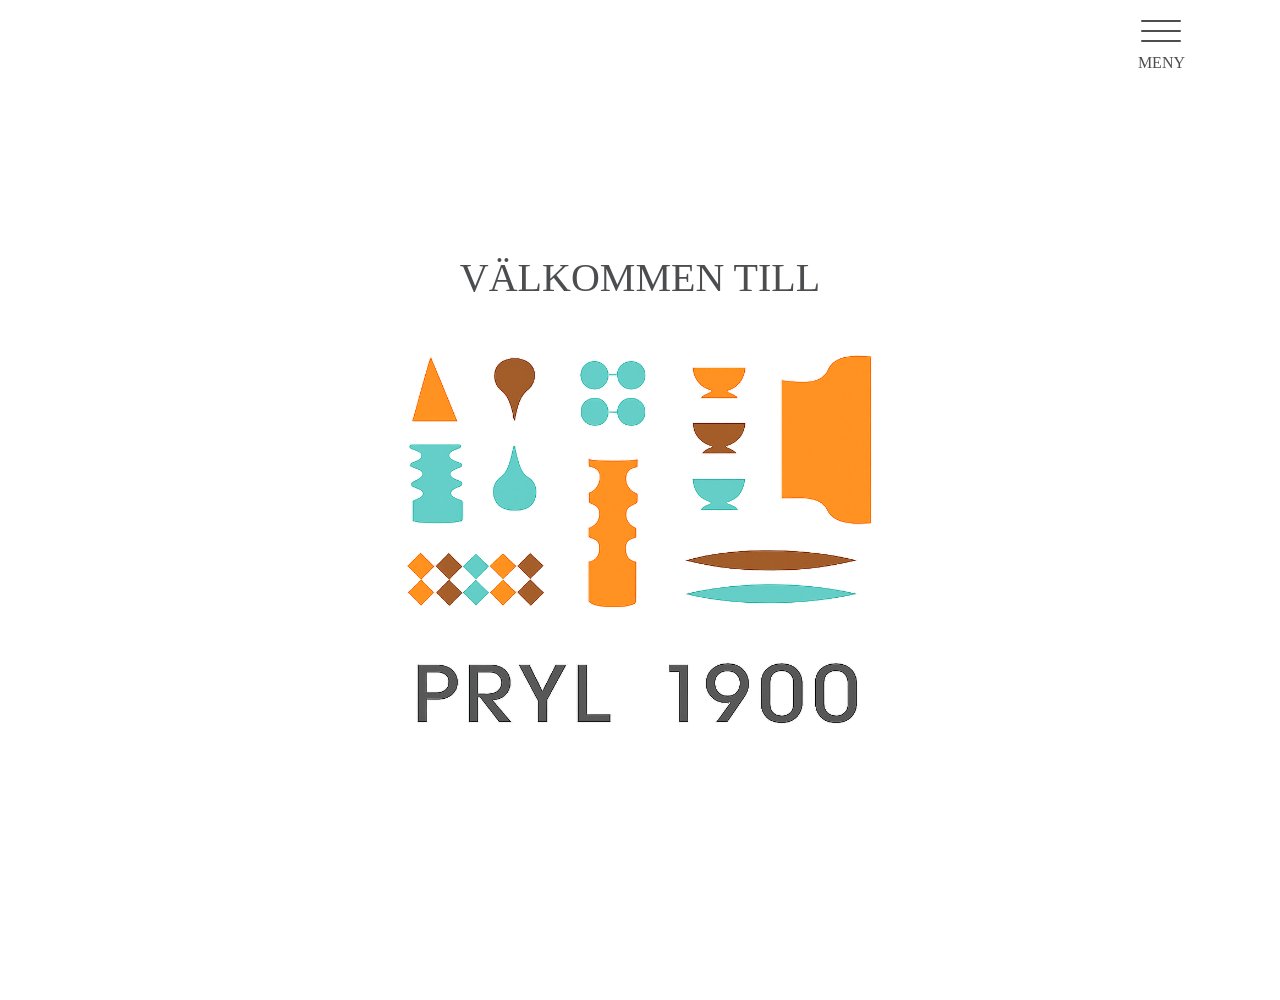
<file: index.html>
<!DOCTYPE html>

<html lang="sv">
<head>
    <meta charset="UTF-8">
    <meta name="viewport" content="width=device-width, initial-scale=1.0">
    <meta name="description" content="Pryl 1900 - En hemsidan för återförsäljning av möbler i centrala Umeå">
    
    <title>Pryl1900-hemsida</title>
    <link rel="stylesheet" href="https://cdnjs.cloudflare.com/ajax/libs/font-awesome/4.7.0/css/font-awesome.min.css">
    <link rel="stylesheet" href="style.css">
    <style>

    </style>
</head>
<body>

    <div class="meny" id="start">
        <div class="meny-platshallare"></div>
        <ul>
            <li> <a href="#" class="hamburger-knapp">
                    <div class="hamburger">
                        <span></span>
                        <span></span>
                        <span></span>
                    </div>
                     MENY 
                 </a>

                <div class="sub-meny">
                    <ul>
                        <li><a href="index.html">Start</a></li>
                        <li><a href="omoss.html">Om oss</a></li>
                        <li><a href="varfor.html">Varför handla av oss?</a></li>
                        <li><a href="tomning.html">Tömning och flyttstäd</a></li>
                        <li><a href="kontakt.html">Kontakt och öppettider</a></li>
                    </ul>
                </div>
            </li>
        </ul>
    </div>

    <div class="grid-container startsida">

        <div class="välkommen">
            <h1>VÄLKOMMEN TILL</h1>
            <img class="logga-start" src="loggat.png" alt="Bakgrundpryl1900">
        </div>

    </div>

</body>
</html>
</file>
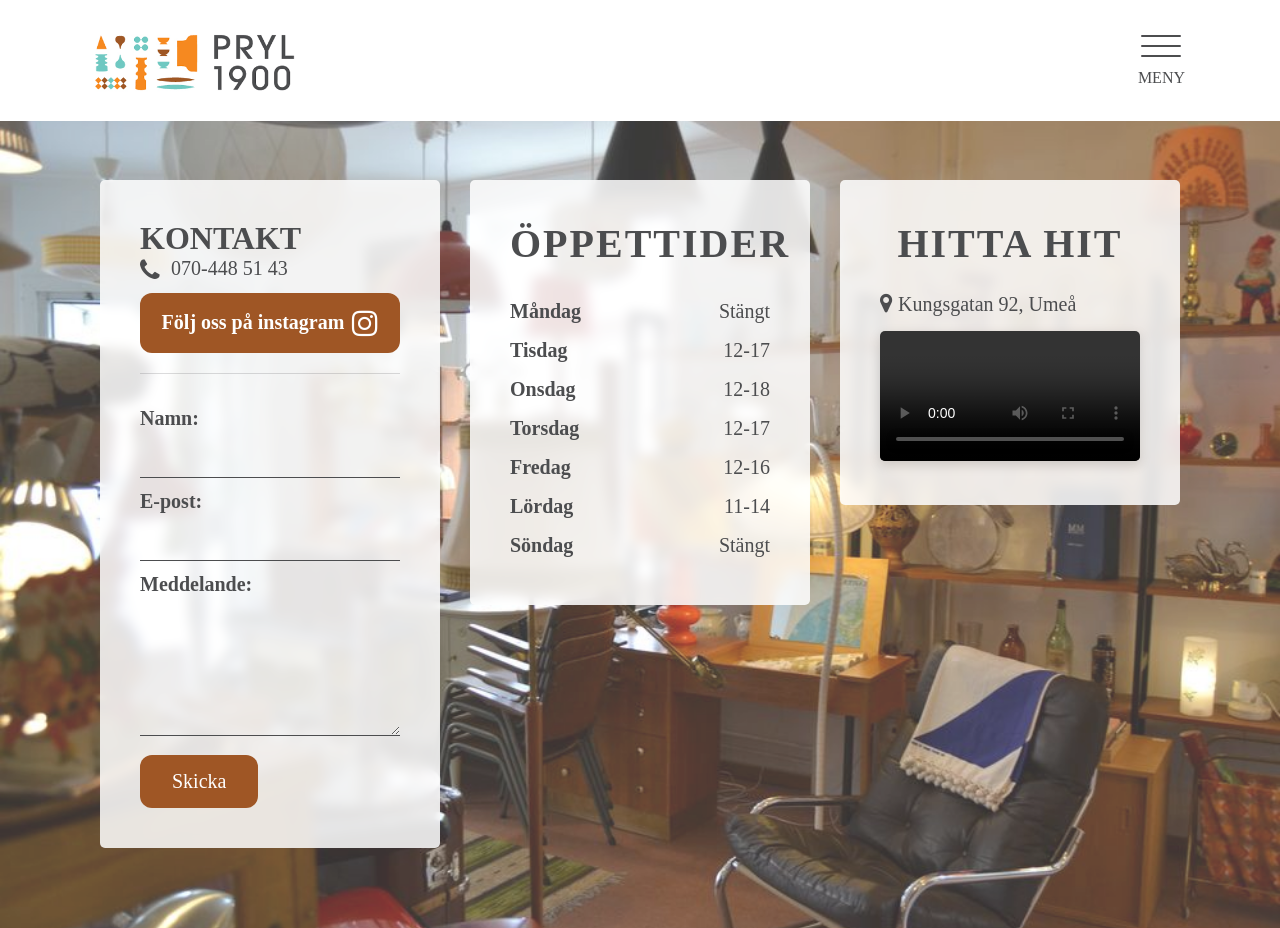
<file: kontakt.html>
<!DOCTYPE html>

<html lang="sv">
<head>
    <meta charset="UTF-8">
    <meta name="viewport" content="width=device-width, initial-scale=1.0">
    <meta name="description" content="Pryl 1900 - En hemsidan för återförsäljning av möbler i centrala Umeå">
    
    <title>Pryl1900-hemsida</title>
    <link rel="stylesheet" href="https://cdnjs.cloudflare.com/ajax/libs/font-awesome/4.7.0/css/font-awesome.min.css">
    <link rel="stylesheet" href="style.css">
    <style>

    </style>
</head>
<body>

    <div class="meny" id="start">
        <img class="logga-meny" src="logga-meny.png" alt="Pryl1900 logga">
        <ul>
            <li><a href="#" class="hamburger-knapp">
                <div class="hamburger">
                    <span></span>
                    <span></span>
                    <span></span>
                </div>
                 MENY 
             </a>
                <div class="sub-meny">
                    <ul>
                        <li><a href="index.html">Start</a></li>
                        <li><a href="omoss.html">Om oss</a></li>
                        <li><a href="varfor.html">Varför handla av oss?</a></li>
                        <li><a href="tomning.html">Tömning och flyttstäd</a></li>
                        <li><a href="kontakt.html">Kontakt och öppettider</a></li>
                    </ul>
                </div>
            </li>
        </ul>
    </div>

    <div class="kontakt">
        <img src="kontaktbakgrund.jpg" alt="Butiken Pryl1900 inifrån" class="kontaktbild">

        <div class="ruta kontaktinfo">
            <h1> KONTAKT </h1>

            <div class="kontaktuppgifter">
                <p><i class="fa fa-phone"></i> 070-448 51 43</p>
                <a href="https://instagram.com/pryl1900" class="instaknapp">
                    <span>Följ oss på instagram </span>
                    <i class="fa fa-instagram"></i>
                </a>
            </div>

            <form action="mailto:lovisalindh@icloud.com" method="post" enctype="text/plain">
                <label for="namn">Namn:</label>
                <input type="text" id="namn" name="namn" required>
            
                <label for="epost">E-post:</label>
                <input type="email" id="epost" name="epost" required>
            
                <label for="meddelande">Meddelande:</label>
                <textarea id="meddelande" name="meddelande" rows="5" required></textarea>
            
                <button type="submit">Skicka</button>
            </form>
        </div>

        <div class="ruta oppettider">
            <h2>ÖPPETTIDER</h2>
            <table>
                <tr><td><strong>Måndag</strong></td><td>Stängt</td></tr>
                <tr><td><strong>Tisdag</strong></td><td>12-17</td></tr>
                <tr><td><strong>Onsdag</strong></td><td>12-18</td></tr>
                <tr><td><strong>Torsdag</strong></td><td>12-17</td></tr>
                <tr><td><strong>Fredag</strong></td><td>12-16</td></tr>
                <tr><td><strong>Lördag</strong></td><td>11-14</td></tr>
                <tr><td><strong>Söndag</strong></td><td>Stängt</td></tr>
            </table>
        </div>

        <div class="ruta hittahit">
            <h2>HITTA HIT</h2>
            <p><i class="fa fa-map-marker"></i> Kungsgatan 92, Umeå</p>
            <video controls>
                <source src="hittapryl1900.mp4" type="video/mp4">
                Din webbläsare stödjer inte videouppspelning.
            </video>
        </div>

    </div>

</body>
</html>
</file>
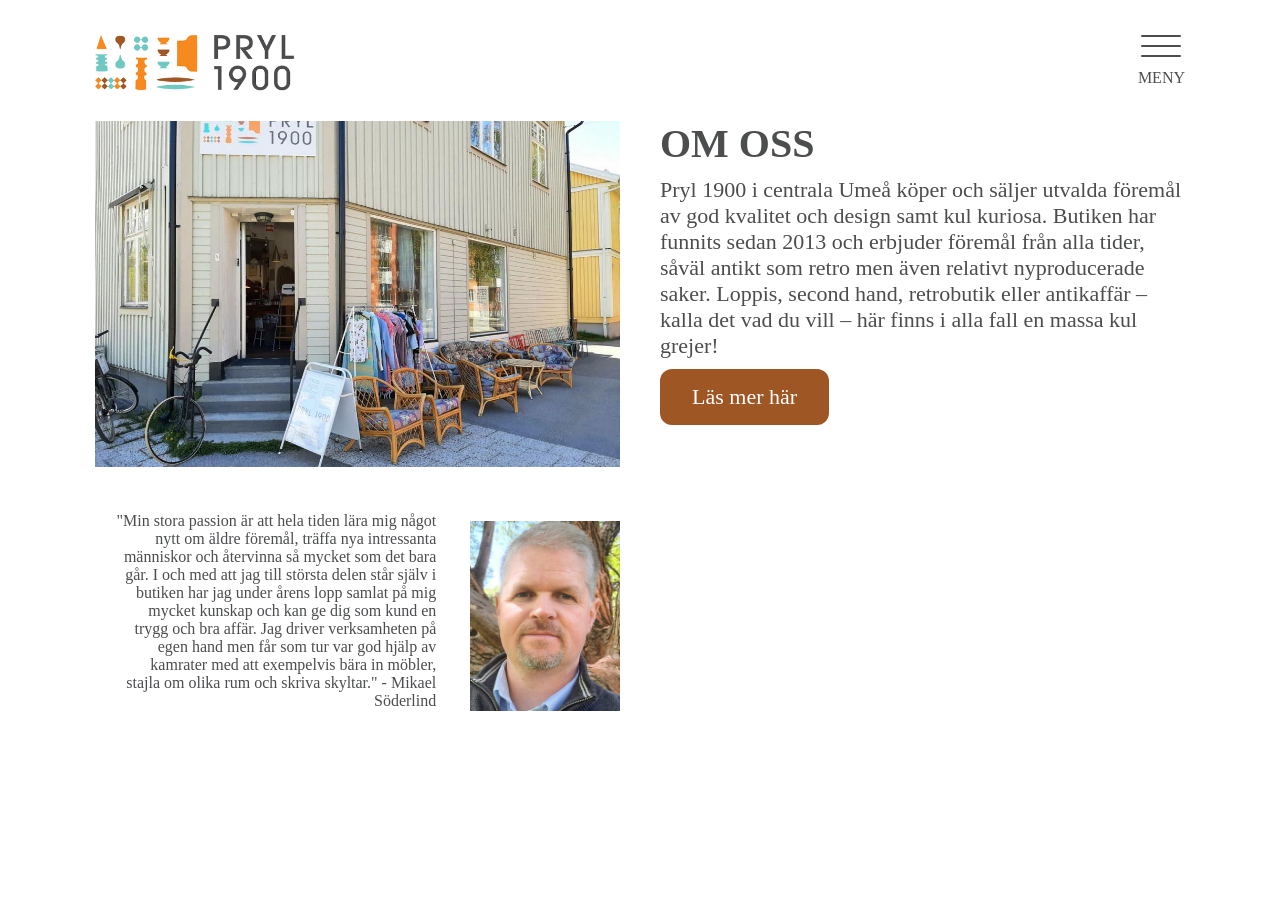
<file: omoss.html>
<!DOCTYPE html>

<html lang="sv">
<head>
    <meta charset="UTF-8">
    <meta name="viewport" content="width=device-width, initial-scale=1.0">
    <meta name="description" content="Pryl 1900 - En hemsidan för återförsäljning av möbler i centrala Umeå">
    
    <title>Pryl1900-hemsida</title>
    <link rel="stylesheet" href="https://cdnjs.cloudflare.com/ajax/libs/font-awesome/4.7.0/css/font-awesome.min.css">
    <link rel="stylesheet" href="style.css">
    <style>

    </style>
</head>
<body>

    <div class="meny" id="start">
        <img class="logga-meny" src="logga-meny.png" alt="Pryl1900 logga">
        <ul>
            <li><a href="#" class="hamburger-knapp">
                <div class="hamburger">
                    <span></span>
                    <span></span>
                    <span></span>
                </div>
                 MENY 
             </a>
                <div class="sub-meny">
                    <ul>
                        <li><a href="index.html">Start</a></li>
                        <li><a href="omoss.html">Om oss</a></li>
                        <li><a href="varfor.html">Varför handla av oss?</a></li>
                        <li><a href="tomning.html">Tömning och flyttstäd</a></li>
                        <li><a href="kontakt.html">Kontakt och öppettider</a></li>
                    </ul>
                </div>
            </li>
        </ul>
    </div>

    <div class="grid-container">

        <div class="omoss-bild">
            <img src="omossbild.jpg" alt="Omossbild">
        </div>

        <div class="omoss-text" id="omoss">
          <h1>OM OSS</h1> 
            <p> Pryl 1900 i centrala Umeå köper och säljer utvalda föremål av god kvalitet och design samt
                 kul kuriosa. Butiken har funnits sedan 2013 och erbjuder föremål från alla tider, såväl antikt 
                 som retro men även relativt nyproducerade saker. Loppis, second hand, retrobutik
                 eller antikaffär – kalla det vad du vill – här finns i alla fall en massa kul grejer!
            </p>
            <button>Läs mer här</button>
        
        </div>
        <div class="ägare">
            <p> "Min stora passion är att hela tiden lära mig något nytt om äldre föremål, träffa nya 
                intressanta människor och återvinna så mycket som det bara går. I och med att jag till 
                största delen står själv i butiken har jag under årens lopp samlat på mig mycket kunskap och kan ge dig som kund en trygg och bra affär. 
                Jag driver verksamheten på egen hand men får som tur var god hjälp av kamrater med att 
                exempelvis bära in möbler, stajla om olika rum och skriva skyltar."
                - Mikael Söderlind
            </p>

            <img src="profilbild.jpg" alt="profilbild" width="150" height="200">
        </div>
        
    </div>

</body>
</html>
</file>
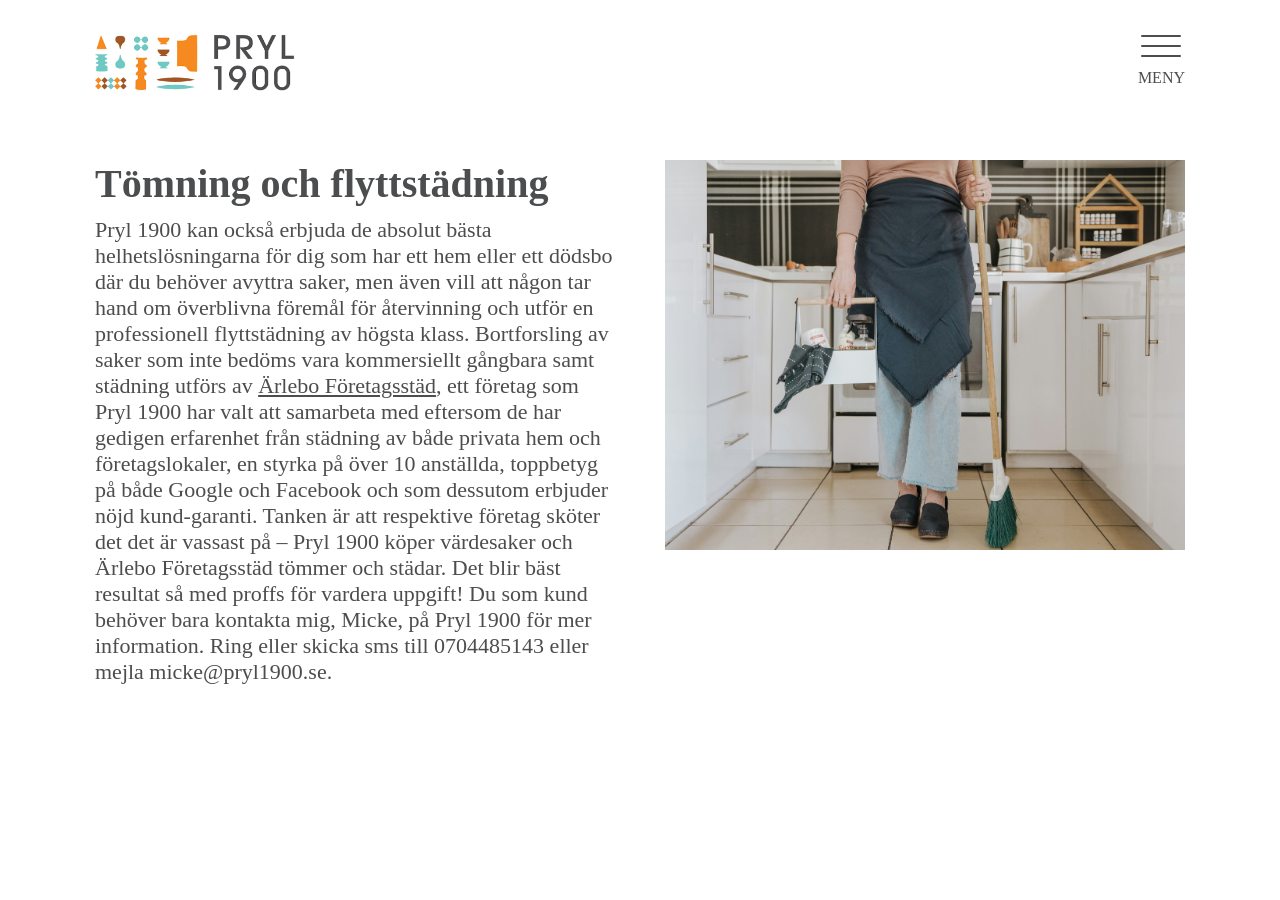
<file: tomning.html>
<!DOCTYPE html>

<html lang="sv">
<head>
    <meta charset="UTF-8">
    <meta name="viewport" content="width=device-width, initial-scale=1.0">
    <meta name="description" content="Pryl 1900 - En hemsidan för återförsäljning av möbler i centrala Umeå">
    
    <title>Pryl1900-hemsida</title>
    <link rel="stylesheet" href="https://cdnjs.cloudflare.com/ajax/libs/font-awesome/4.7.0/css/font-awesome.min.css">
    <link rel="stylesheet" href="style.css">
    <style>

    </style>
</head>
<body>

    <div class="meny" id="start">
        <img class="logga-meny" src="logga-meny.png" alt="Pryl1900 logga">
        <ul>
            <li><a href="#" class="hamburger-knapp">
                <div class="hamburger">
                    <span></span>
                    <span></span>
                    <span></span>
                </div>
                 MENY 
             </a>
                <div class="sub-meny">
                    <ul>
                        <li><a href="index.html">Start</a></li>
                        <li><a href="omoss.html">Om oss</a></li>
                        <li><a href="varfor.html">Varför handla av oss?</a></li>
                        <li><a href="tomning.html">Tömning och flyttstäd</a></li>
                        <li><a href="kontakt.html">Kontakt och öppettider</a></li>
                    </ul>
                </div>
            </li>
        </ul>
    </div>

    <div class="grid-container tomning-grid">

       
        <div class="tomochflytt-text">
            <h1>Tömning och flyttstädning</h1>
            <p>
                Pryl 1900 kan också erbjuda de absolut bästa helhetslösningarna 
                för dig som har ett hem eller ett dödsbo där du behöver avyttra saker, 
                men även vill att någon tar hand om överblivna föremål för återvinning och utför 
                en professionell flyttstädning av högsta klass. Bortforsling av saker som inte 
                bedöms vara kommersiellt gångbara samt städning utförs av
                 <a href="https://arleboforetagsstad.se/foretag/" target="_blank">Ärlebo Företagsstäd</a>, 
                ett företag som Pryl 1900 har valt att samarbeta med eftersom de har gedigen  
                erfarenhet från städning av både privata hem och företagslokaler, en styrka på 
                över 10 anställda, toppbetyg på både Google och Facebook och som dessutom erbjuder 
                nöjd kund-garanti. Tanken är att respektive företag sköter det det är vassast på 
                – Pryl 1900 köper värdesaker och Ärlebo Företagsstäd tömmer och städar. Det blir 
                bäst resultat så med proffs för vardera uppgift! 
                Du som kund behöver bara kontakta mig, Micke, på Pryl 1900 för mer information. 
                Ring eller skicka sms till 0704485143 eller mejla micke@pryl1900.se.
        
            </p>
        </div>
       

        <div class="tomochflytt-bild">
            <img src="stadbild.jpg" alt="Städare som städar lägenhet">
        </div>

        
    </div>

</body>
</html>
</file>
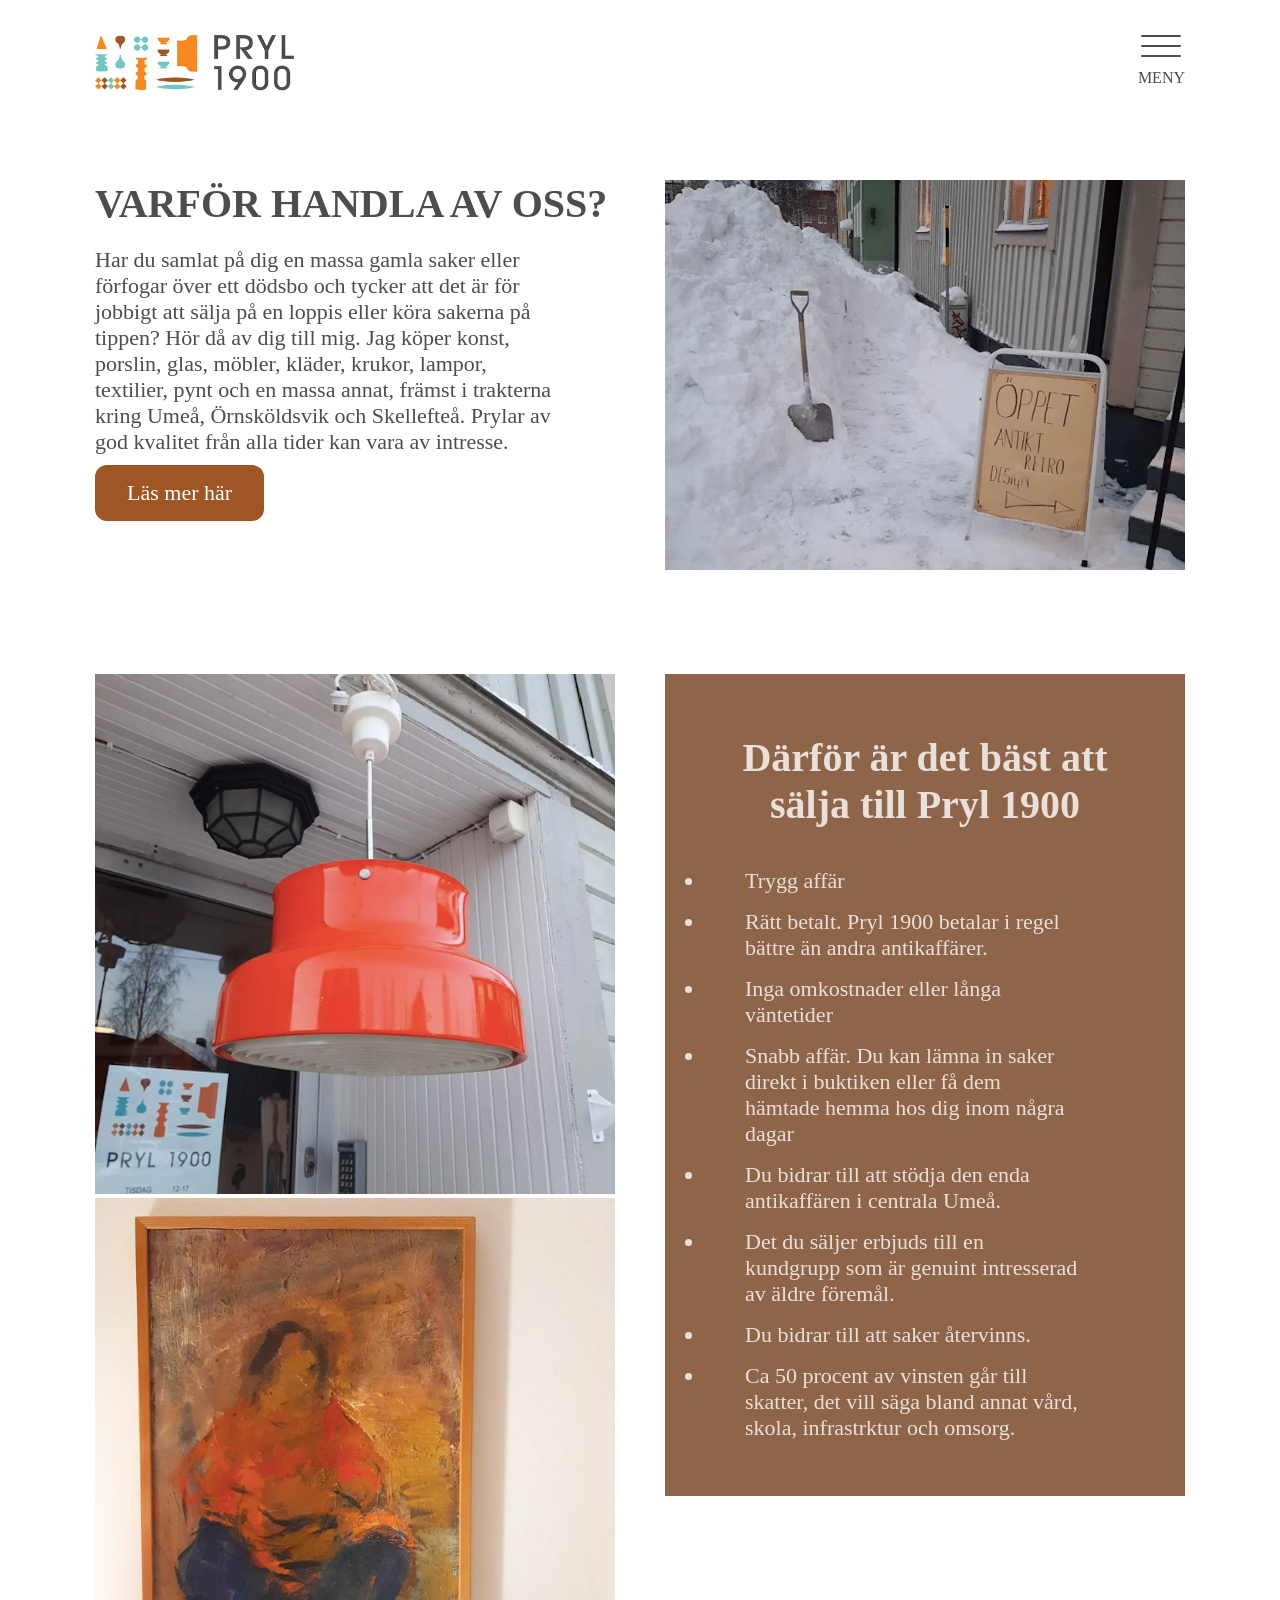
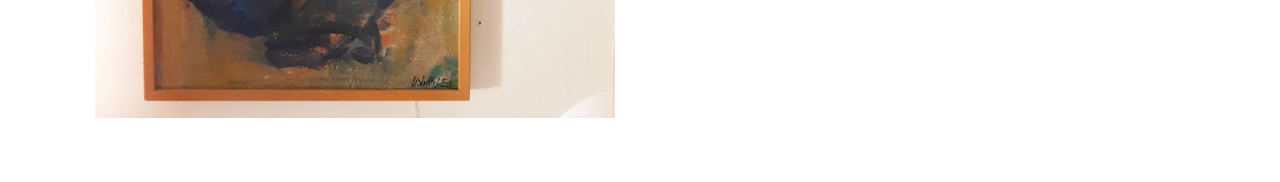
<file: varfor.html>
<!DOCTYPE html>

<html lang="sv">
<head>
    <meta charset="UTF-8">
    <meta name="viewport" content="width=device-width, initial-scale=1.0">
    <meta name="description" content="Pryl 1900 - En hemsidan för återförsäljning av möbler i centrala Umeå">
    
    <title>Pryl1900-hemsida</title>
    <link rel="stylesheet" href="https://cdnjs.cloudflare.com/ajax/libs/font-awesome/4.7.0/css/font-awesome.min.css">
    <link rel="stylesheet" href="style.css">
    <style>

    </style>
</head>
<body>

    <div class="meny" id="start">
        <img class="logga-meny" src="logga-meny.png" alt="Pryl1900 logga">
        <ul>
            <li><a href="#" class="hamburger-knapp">
                <div class="hamburger">
                    <span></span>
                    <span></span>
                    <span></span>
                </div>
                 MENY 
             </a>
                <div class="sub-meny">
                    <ul>
                        <li><a href="index.html">Start</a></li>
                        <li><a href="omoss.html">Om oss</a></li>
                        <li><a href="varfor.html">Varför handla av oss?</a></li>
                        <li><a href="tomning.html">Tömning och flyttstäd</a></li>
                        <li><a href="kontakt.html">Kontakt och öppettider</a></li>
                    </ul>
                </div>
            </li>
        </ul>
    </div>

    <div class="grid-container varfor-grid">

        <div class="varför" id="varför"> 
            <h1>VARFÖR HANDLA AV OSS?</h1>
            <p>Har du samlat på dig en massa gamla saker eller förfogar över ett dödsbo och tycker
                 att det är för jobbigt att sälja på en loppis eller köra sakerna på tippen? 
                 Hör då av dig till mig. Jag köper konst, porslin, glas, möbler, kläder, krukor, 
                 lampor, textilier, pynt och en massa annat, främst i trakterna kring Umeå, Örnsköldsvik 
                 och Skellefteå. Prylar av god kvalitet från alla tider kan vara av intresse.
            </p>
            <button>Läs mer här</button>

        </div>
        <div class="skyltb">
            <img src="skyltbild.jpg" alt="Skylt utanför butiken Pryl 1900">
        </div>

        <div class="lamptavelb">
            <img src="lampbild.jpg" alt="Röd vintagelampa">
            <img src="tavelbild.jpg" alt="Vintagetavla med människosilluet i rött och blått">
        </div>

        <div class="textruta">
            <div class="textbox"> 
                <h2>Därför är det bäst att sälja till Pryl 1900</h2>
                    <ul>
                        <li>Trygg affär</li>
                        <li>Rätt betalt. Pryl 1900 betalar i regel bättre än andra antikaffärer.</li>
                        <li>Inga omkostnader eller långa väntetider</li>
                        <li>Snabb affär. Du kan lämna in saker direkt i buktiken eller få dem hämtade hemma hos dig inom några dagar</li>
                        <li>Du bidrar till att stödja den enda antikaffären i centrala Umeå.</li>
                        <li>Det du säljer erbjuds till en kundgrupp som är genuint intresserad av äldre föremål.</li>
                        <li>Du bidrar till att saker återvinns.</li>
                        <li>Ca 50 procent av vinsten går till skatter, det vill säga bland annat vård, skola, infrastrktur och omsorg.</li>
                    </ul>
            </div>
        </div>
        
    </div>

</body>
</html>
</file>
<file: style.css>
*{
    margin: 0;
    padding: 0;
    font-family: 'Vollkorn SC';
    color: #4C4D4F;
    box-sizing: border-box;
}

html {
    scroll-behavior: smooth;
}

body {
    padding-top: 100px;
}

.grid-container {
    display: grid;
    background-color: rgba(255, 255, 255, 0.8);
    grid-template-columns: repeat(4, 1fr);
    padding: 0 95px;
    gap: 40px;
    margin: 0 auto;
}

.grid-container.startsida {
    min-height: 100vh;
    display: flex;
    flex-direction: column;
    justify-content: center;
    align-items: center;
}

.logga-start {
    margin-top: 20px;
    width: 500px;
    height: auto;
}

.logga-meny {
    width: 200px;
    margin-right: 20px;
}

.hamburger {
    display: flex;
    flex-direction: column;
    justify-content: center;
    gap: 8px;
    width: 40px;
    margin: 0 auto 12px auto;
}

.hamburger span {
    display: block;
    height: 2px;
    width: 100%;
    background-color: #4C4D4F;
    border-radius: 2px;
}

.meny-platshallare {
    width: 200px;
}

.meny {
    display: flex;
    align-items: center;
    justify-content: space-between;
    gap: 25px;
    padding: 20px 95px;
    min-height: 80px;
    position: fixed;
    top: 0;
    left: 0;
    width: 100%;
    z-index: 1000;
    background-color: white;
}
.active, 
.meny ul li:hover {
    background: rgb(255, 255, 255);
    text-align: center;
}
.meny ul li {
    list-style: none;
    position: relative;
    display: inline-block;
}
.meny ul li a{
    
    text-decoration: none;
    color: #4C4D4F;
    list-style: none;
}
.meny .fa{
    margin-right: 8px; 
}
.sub-meny {
    display: none;
    position: absolute;
    top: 100%;
    left: 50%;
    transform: translateX(-50%);
    background: white;
    padding: 10px 0;
    box-shadow: 0 2px 8px rgba(0,0,0,0.15);
    min-width: 220px;
    z-index: 1000;
}
.meny ul li:hover .sub-meny {
    display: block;
    position: absolute;

}
.meny ul li:hover .sub-meny {
    display: block;
}
.sub-meny ul {
    margin: 0;
    padding: 0;
}
.sub-meny ul li {
    list-style: none;
    width: 100%;
    display: block; 
}
.sub-meny ul li a {
    display: block;
    padding: 15px 20px;
    font-size: 20px;
    text-decoration: none;
    color: #4C4D4F;
    white-space: nowrap;
}
.sub-meny ul li a:hover {
    background: #f2f2f2;
}

.välkommen {
    grid-column-start: 1;
    grid-column-end: 5;
    text-align: center;
    padding-bottom: 50px;
}

.välkommen h1 {
    margin-top: 10px;
    font-weight: normal;
    font-size: 40px;
}


.omoss-bild {
    grid-column-start: 1;
    grid-column-end: 3;
    text-align: center;
    padding-top: 20px;
}

.omoss-bild img {
    max-width: 100%;
    height: auto;
}

.omoss-text {
    grid-column-start: 3;
    grid-column-end: 5;
    padding-top: 20px;
    
}

.omoss-text h1 {
    text-align: left;
    font-size: 40px;
    padding-bottom: 10px;
}

.omoss-text p {
    text-align: left;
    font-size: 22px;
    padding-bottom: 10px;
}

.omoss-text button {
    font-size: 22px;
    padding: 15px 32px;
    border: none;
    border-radius: 12px;
    color: white;
    text-decoration: none;
    background-color: #9F5625;
    text-align: left;
}

.ägare {
    grid-column-start: 1;
    grid-column-end: 3;
    display: flex;
    gap: 20px;
    align-items: center;
    
}

.ägare p {
    font-size: 16px;
    text-align: right;
    padding-left: 20px;
    max-width: 65%;
}

.ägare img {
    justify-self: end;
    padding-top: 10px;
    margin-left: auto;
}

@media (max-width: 768px) {
    .grid-container {
        grid-template-columns: 1fr;
    }
    .omoss-bild,
    .omoss-text,
    .ägare {
        grid-column-start: 1;
        grid-column-end: 2;
    }

    .ägare {
        flex-direction: column;
        text-align: center;
    }

    .ägare p {
        text-align: center;
        padding-left: 0;
        max-width: 100%;
    }

    .omoss-text {
        padding-right: 20px;
        padding-left: 20px;
    }
}


.varfor-grid {
    display: grid;
    grid-template-columns: 1fr 1fr;
    grid-template-areas:
        "varfor skylt"
        "lamp   text";
    gap: 50px;
    padding: 60px 95px;
}

@media (max-width: 768px) {
    .varfor-grid {
        grid-template-columns: 1fr;
        grid-template-areas:
            "varfor"
            "skylt"
            "lamp"
            "text";
    }
}

.varför {
    grid-area: varfor;
    padding-top: 20px;
}

.varför h1 {
    font-size: 40px;
    padding-bottom: 20px;
}

.varför p {
    font-size: 22px;
    text-align: left;
    max-width: 90%;
    padding-bottom: 10px;
}
.varför button {
    font-size: 22px;
    padding: 15px 32px;
    border: none;
    border-radius: 12px;
    color: white;
    text-decoration: none;
    background-color: #9F5625;
}

.skyltb {
    grid-area: skylt;
    padding-top: 20px;
}

.skyltb img {
    width: 100%;
    aspect-ratio: 4 / 3;
    object-fit: cover;
    max-width: 100%;
}

.lamptavelb {
    grid-area: lamp;
    padding-top: 50px;
}

.lamptavelb img {
    width: 100%;
    aspect-ratio: 1/1;
    object-fit: cover;
    max-width: 100%;
}

.textruta {
    grid-area: text;
    padding-top: 50px;
    text-align: center;

}

.textruta .textbox{
    background-color:#8f6549;
    width: 100%;
    padding: 20px 40px 40px 40px;
    text-align: left;
    box-sizing: border-box;
}

.textruta h2 {
    font-size: 40px;
    padding-top: 40px;
    padding-bottom: 40px;
    color: rgba(255, 255, 255, 0.8);
    text-align: center;
}

.textruta ul li {
    padding-left: 40px;
    color: rgba(255, 255, 255, 0.8);
    font-size: 22px;
    max-width: 85%;
    margin-bottom: 15px;
}


.tomning-grid {
    display: grid;
    grid-template-columns: 1fr 1fr;
    grid-template-areas:
        "text1  bild";
    gap: 50px;
    padding: 60px 95px;
    justify-content: center;
}

.tomochflytt {
    grid-area: rubrik;
}

.tomochflytt-text {
    grid-area: text1;
}

.tomochflytt-text h1 {
    font-size: 40px;
    padding-bottom: 10px;
}

.tomochflytt-text p {
    font-size: 22px;
}

.tomochflytt-bild {
    grid-area: bild;
}

.tomochflytt-bild img {
    width: 100%;
    aspect-ratio: 4 / 3;
    object-fit: cover;
}

@media (max-width: 768px) {
    .tomning-grid {
        grid-template-columns: 1fr;
        grid-template-areas:
            "text1"
            "bild";
    }
}



.kontakt {
    position: relative;
    min-height: 650px;
    display: flex;
    flex-wrap: wrap;
    gap: 30px;
    justify-content: center;
    align-items: flex-start;
    padding: 80px 40px;
    overflow: hidden;
}

.kontaktbild {
    position: absolute;
    top: 0;
    left: 0;
    width: 100%;
    height: 100%;
    object-fit: cover;
    z-index: -1;
    opacity: 0.8;
}

.ruta {
    background: rgba(255, 255, 255, 0.85);
    backdrop-filter: blur(6px);
    -webkit-backdrop-filter: blur(6px);
    border-radius: 5px;
    padding: 40px;
    min-width: 280px;
    max-width: 340px;
    z-index: 2;
}

.ruta h2 {
    font-size: 40px;
    letter-spacing: 2px;
    margin-bottom: 25px;
    text-align: center;
}

.oppettider table {
    width: 100%;
    border-collapse: collapse;
}

.oppettider td {
    padding: 8px 0;
    font-size: 20px;
    border: none;
}

.oppettider td:last-child {
    text-align: right;
}

.kontakt-formular form {
    display: flex;
    flex-direction: column;
    gap: 12px;
}

.kontaktuppgifter {
    
    margin-bottom: 25px;
    padding-bottom: 20px;
    border-bottom: 1px solid rgba(76, 77, 79, 0.2);
}

.kontaktuppgifter p {
    font-size: 20px;
    margin-bottom: 10px;
}

.kontaktuppgifter .fa {
    width: 18px;
    margin-right: 8px;
    color: #4C4D4F;
}

.fa-phone {
    font-size: 25px;
    vertical-align: middle;
}

.instaknapp {
    display: flex;
    align-items: center;
    justify-content: center;
    gap: 8px; 
    margin-top: 5px;
    background-color: #9F5625;
    color: white;
    text-decoration: none;
    padding: 15px 32px;
    border-radius: 12px;
    font-weight: bold;
    font-size: 20px;
}
.instaknapp span {
    color: white;
    white-space: nowrap;
}

.fa-instagram {
    color: #ffffff !important;
    font-size: 30px;
}

.kontaktinfo form {
    display: flex;
    flex-direction: column;
    gap: 4px;
}

.kontaktinfo label {
    font-size: 20px;
    font-weight: bold;
    margin-top: 8px;
}

.kontaktinfo input,
.kontaktinfo textarea {
    width: 100%;
    padding: 10px 12px;
    border: none;
    border-bottom: 1px solid #4C4D4F;
    background: transparent;
    font-family: inherit;
    font-size: 20px;
    box-sizing: border-box;
}

.kontaktinfo input:focus,
.kontaktinfo textarea:focus {
    outline: none;
    border-bottom: 2px solid #9F5625;
}

.kontaktinfo button {
    align-self: flex-start;
    margin-top: 15px;
    background-color: #9F5625;
    color: white;
    border: none;
    border-radius: 12px;
    padding: 15px 32px;
    font-size: 20px;
    cursor: pointer;
}

.hittahit p {
    font-size: 20px;
    margin-bottom: 15px;
}

.fa-map-marker{
    font-size: 22px;
}

video {
    width: 100%;
    max-width: 500px;
    height: auto;
    border-radius: 5px;
    box-shadow: 0 4px 12px rgba(0, 0, 0, 0.15);
}
</file>
